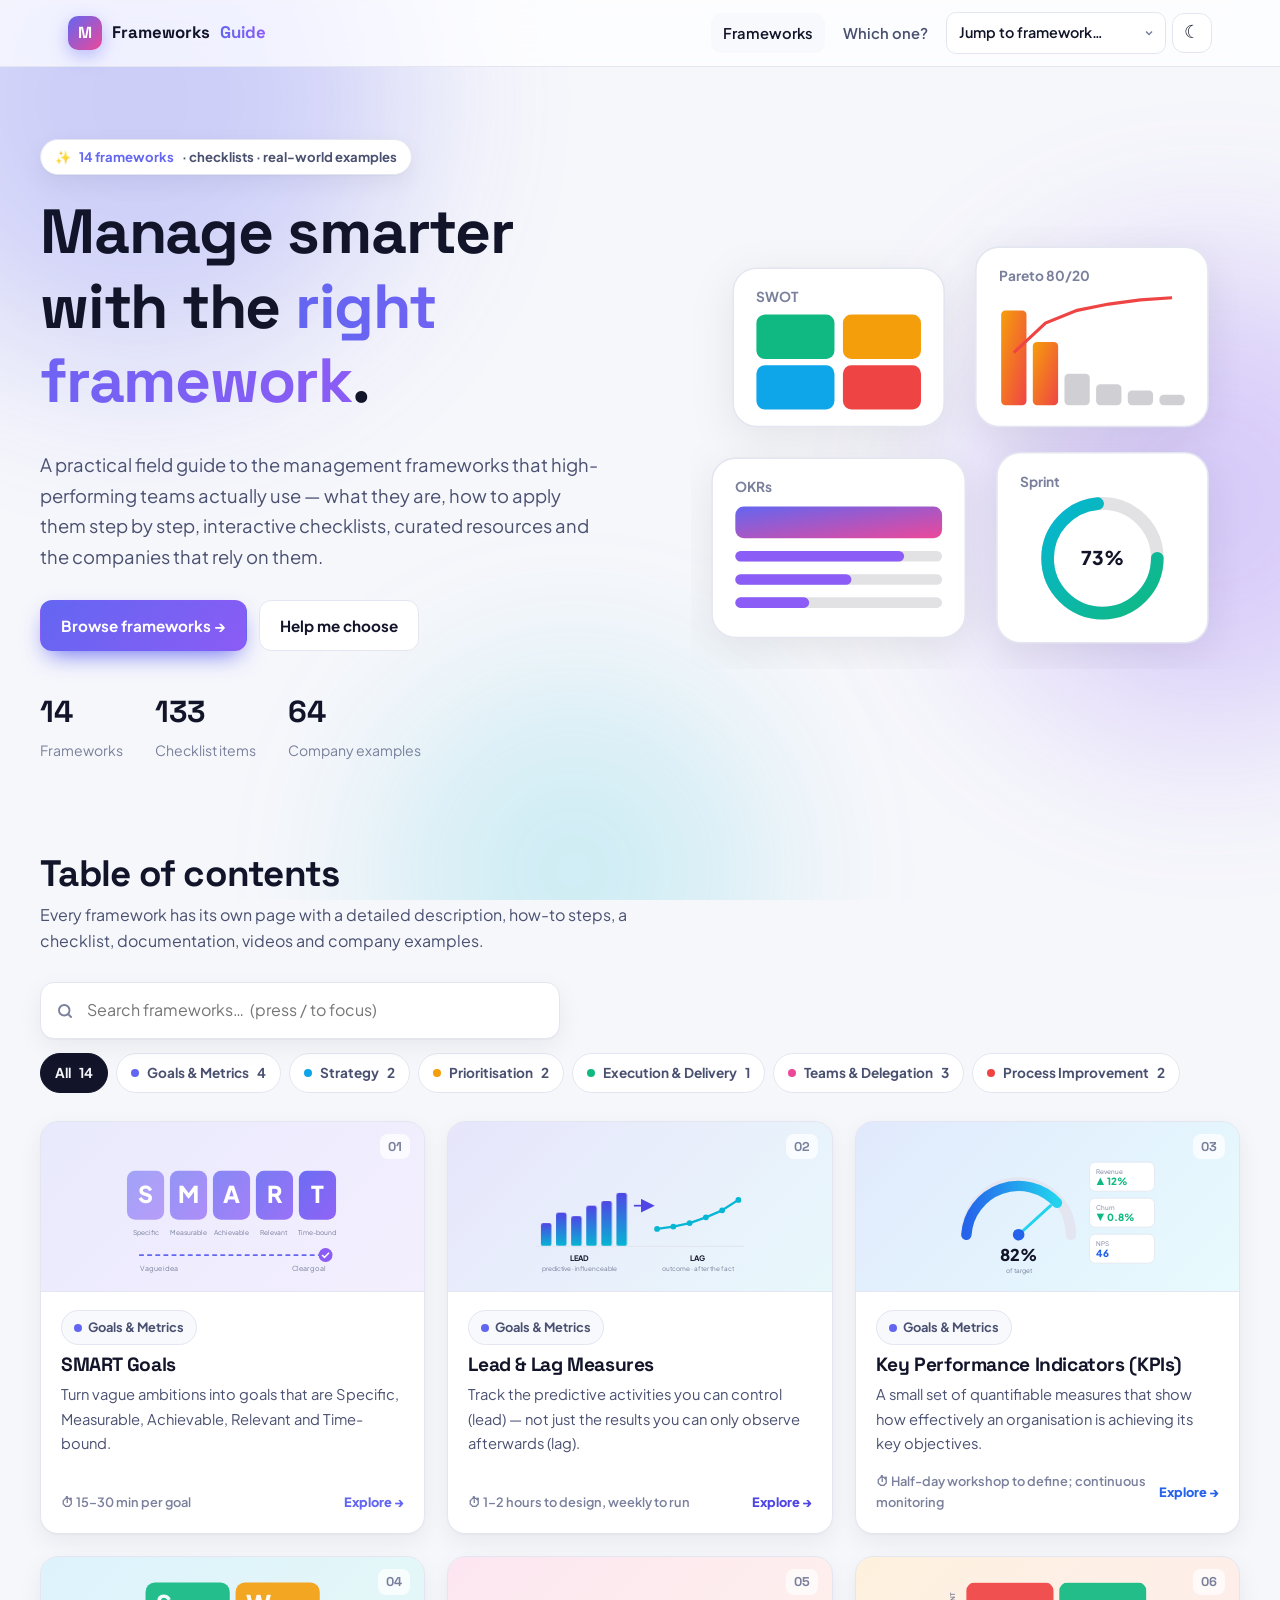
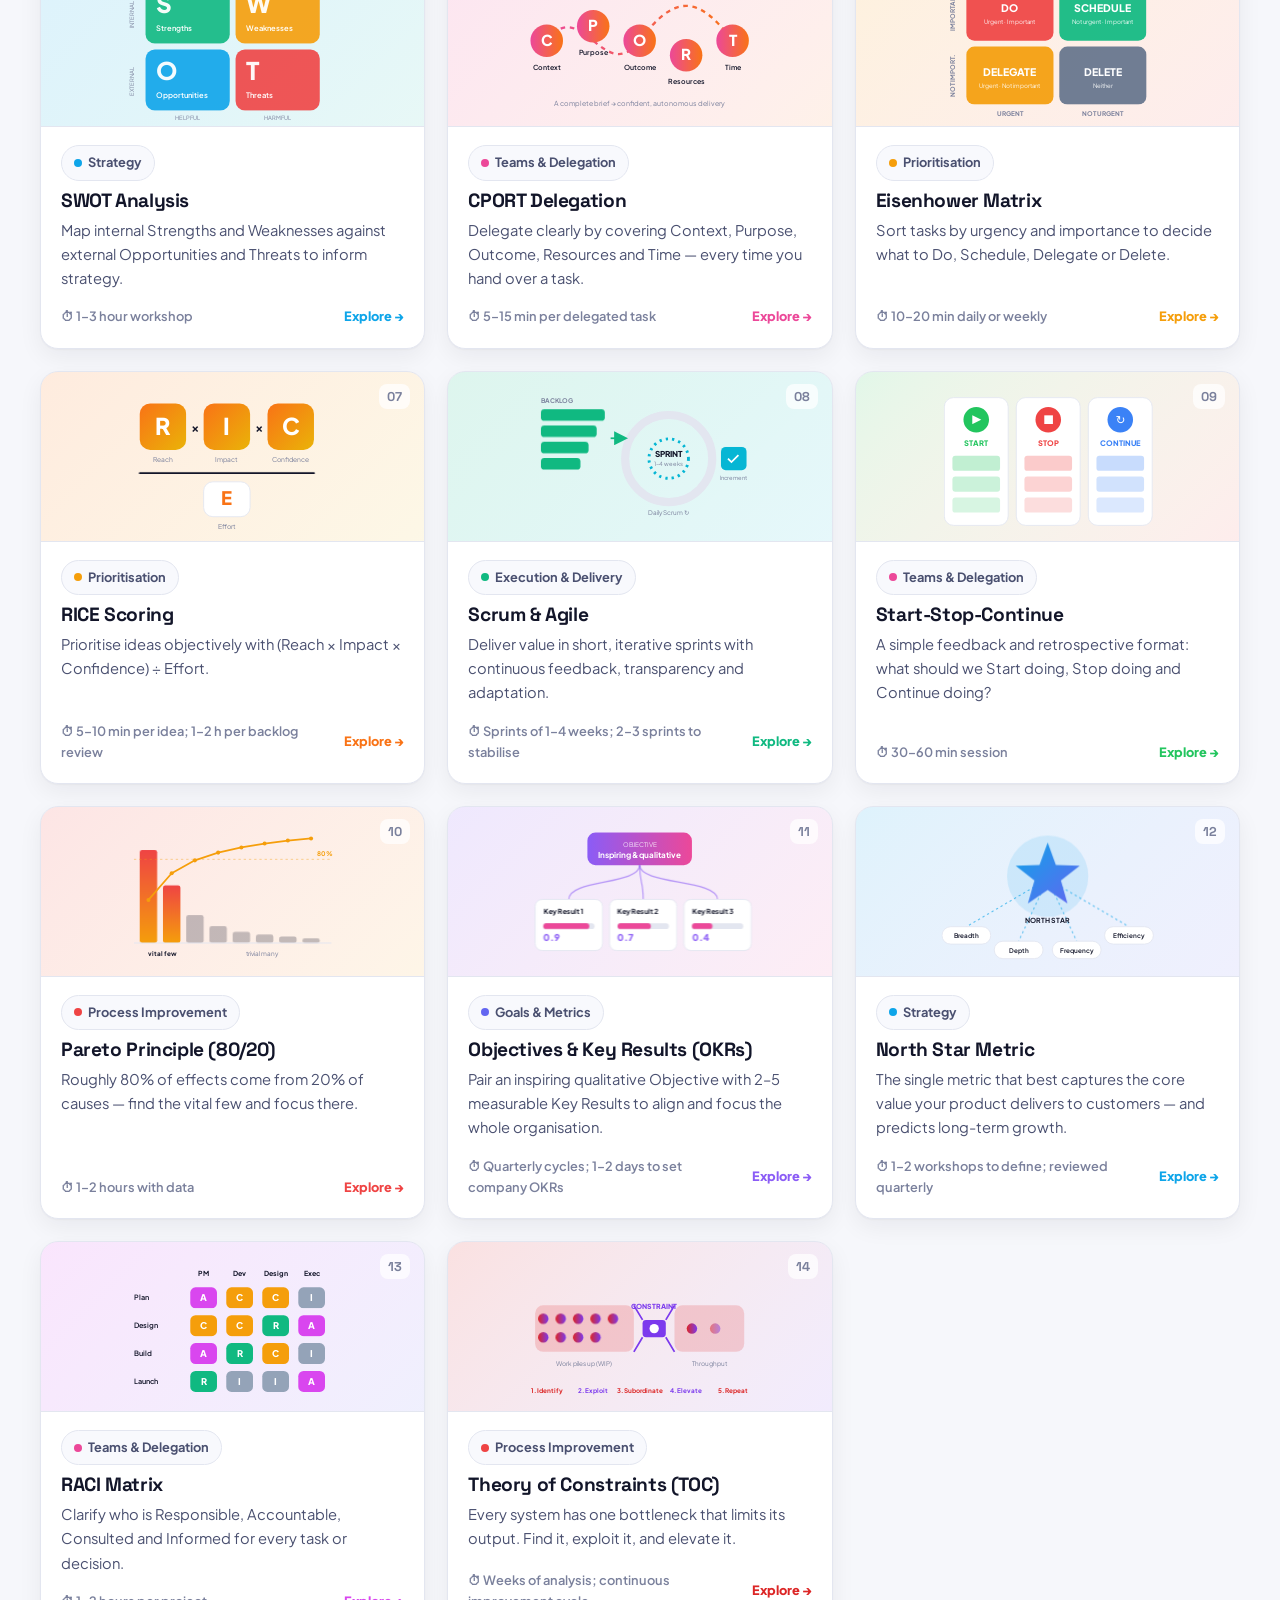
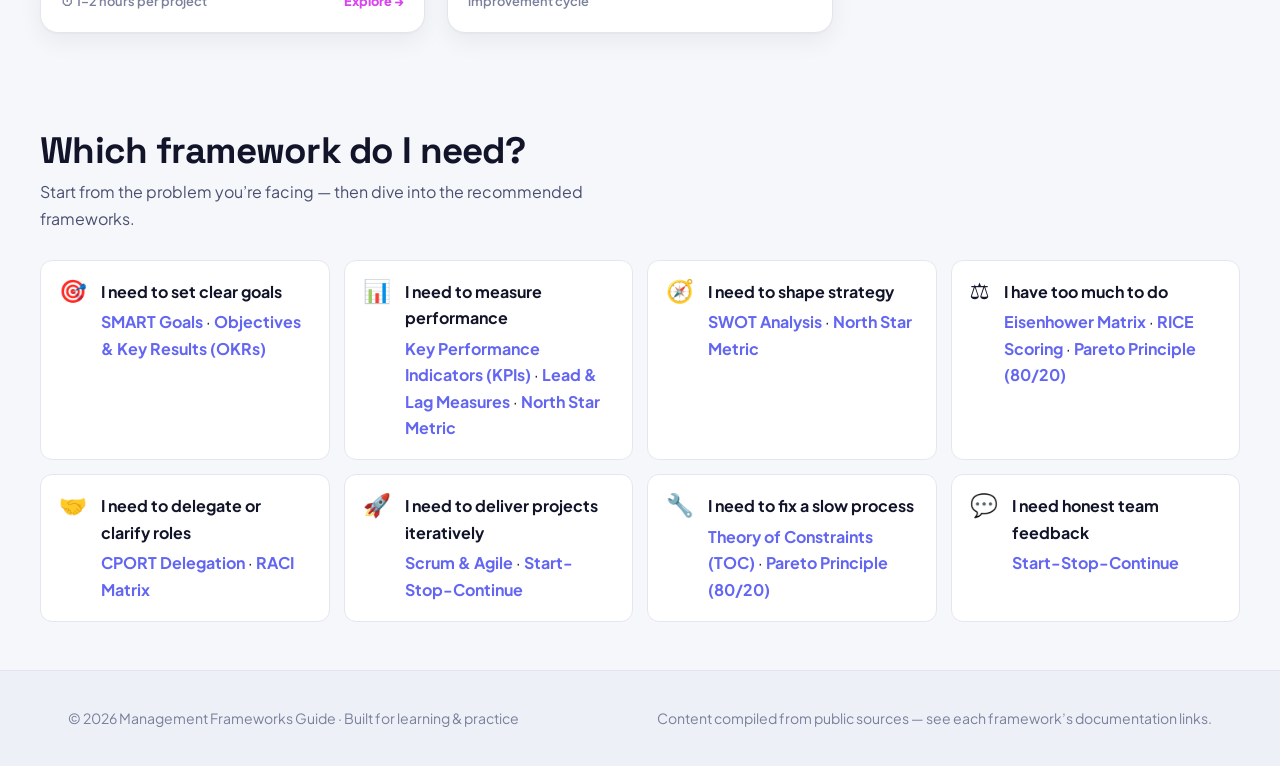
<file: index.html>
<!DOCTYPE html>
<html lang="en">
<head>
  <meta charset="UTF-8">
  <meta name="viewport" content="width=device-width, initial-scale=1">
  <title>Management Frameworks Guide</title>
  <meta name="description" content="A practical, modern guide to 14 essential management frameworks — SMART goals, OKRs, KPIs, SWOT, Scrum, RACI, Theory of Constraints and more — with step-by-step guidance, checklists and resources.">
  <link rel="icon" href="data:image/svg+xml,%3Csvg xmlns='http://www.w3.org/2000/svg' viewBox='0 0 32 32'%3E%3Cdefs%3E%3ClinearGradient id='g' x1='0' y1='0' x2='1' y2='1'%3E%3Cstop offset='0' stop-color='%236366f1'/%3E%3Cstop offset='1' stop-color='%23ec4899'/%3E%3C/linearGradient%3E%3C/defs%3E%3Crect width='32' height='32' rx='8' fill='url(%23g)'/%3E%3Cpath d='M8 22V10l8 7 8-7v12' stroke='white' stroke-width='3' fill='none' stroke-linejoin='round'/%3E%3C/svg%3E">
  <link rel="preconnect" href="https://fonts.googleapis.com">
  <link rel="preconnect" href="https://fonts.gstatic.com" crossorigin>
  <link href="https://fonts.googleapis.com/css2?family=Plus+Jakarta+Sans:wght@400;500;600;700;800&family=Space+Grotesk:wght@500;600;700&display=swap" rel="stylesheet">
  <link rel="stylesheet" href="css/styles.css">
  <script>try{var t=localStorage.getItem("mfg-theme");if(t)document.documentElement.dataset.theme=t}catch(e){}</script>
</head>
<body data-page="home" data-root="">
  <div class="scroll-progress"></div>
  <div class="bg-blobs"><span></span><span></span><span></span></div>

  <nav class="nav">
    <div class="container">
      <a class="brand" href="index.html"><span class="brand-logo">M</span>Frameworks<span class="grad-text">Guide</span></a>
      <button class="icon-btn menu-btn" id="menuBtn" aria-label="Menu" aria-expanded="false">☰</button>
      <div class="nav-links" id="navLinks">
        <a href="#frameworks" class="active">Frameworks</a>
        <a href="#picker-section">Which one?</a>
        <select class="jump" id="jump" aria-label="Jump to framework"></select>
        <button class="icon-btn" id="themeToggle" aria-label="Toggle theme">☾</button>
      </div>
    </div>
  </nav>

  <main id="main">
    <section class="hero container">
      <div class="hero-grid">
        <div class="reveal">
          <span class="eyebrow">✨ <b>14 frameworks</b> · checklists · real-world examples</span>
          <h1>Manage smarter with the <span class="grad-text">right framework</span>.</h1>
          <p class="lead">A practical field guide to the management frameworks that high-performing teams actually use — what they are, how to apply them step by step, interactive checklists, curated resources and the companies that rely on them.</p>
          <div class="hero-cta">
            <a class="btn btn-primary" href="#frameworks">Browse frameworks →</a>
            <a class="btn btn-ghost" href="#picker-section">Help me choose</a>
          </div>
          <div class="stats">
            <div class="stat"><b id="statCount">14</b><span>Frameworks</span></div>
            <div class="stat"><b id="statChecks">0</b><span>Checklist items</span></div>
            <div class="stat"><b id="statCompanies">0</b><span>Company examples</span></div>
          </div>
        </div>
        <div class="hero-art reveal" id="heroArt"></div>
      </div>
    </section>

    <section class="section container" id="frameworks">
      <div class="section-head">
        <div>
          <h2>Table of contents</h2>
          <p>Every framework has its own page with a detailed description, how-to steps, a checklist, documentation, videos and company examples.</p>
        </div>
      </div>
      <div class="toolbar">
        <div class="search">
          <svg width="18" height="18" viewBox="0 0 24 24" fill="none" stroke="currentColor" stroke-width="2.5" stroke-linecap="round"><circle cx="11" cy="11" r="7"/><path d="M20 20l-3.5-3.5"/></svg>
          <input id="search" type="search" placeholder="Search frameworks…  (press / to focus)" aria-label="Search frameworks">
        </div>
        <div class="filters" id="filters"></div>
      </div>
      <div class="grid" id="grid"></div>
      <p class="empty" id="empty">No frameworks match your search.</p>
    </section>

    <section class="section container" id="picker-section">
      <div class="section-head">
        <div>
          <h2>Which framework do I need?</h2>
          <p>Start from the problem you’re facing — then dive into the recommended frameworks.</p>
        </div>
      </div>
      <div class="picker" id="picker"></div>
    </section>
  </main>

  <footer class="footer">
    <div class="container">
      <span>© <span id="year"></span> Management Frameworks Guide · Built for learning & practice</span>
      <span>Content compiled from public sources — see each framework’s documentation links.</span>
    </div>
  </footer>
  <button class="icon-btn to-top" aria-label="Back to top">↑</button>

  <script src="js/data.js"></script>
  <script src="js/graphics.js"></script>
  <script src="js/app.js"></script>
</body>
</html>
</file>
<file: css/styles.css>
/* ==========================================================================
   Management Frameworks Guide — styles
   ========================================================================== */

:root {
  --bg: #f6f7fb;
  --bg-2: #eef0f7;
  --surface: #ffffff;
  --surface-2: #f8f9fd;
  --border: #e3e6f0;
  --text: #121529;
  --text-2: #4a5070;
  --muted: #7a809c;
  --primary: #6366f1;
  --primary-2: #ec4899;
  --shadow: 0 1px 2px rgba(18, 21, 41, .04), 0 8px 24px rgba(18, 21, 41, .06);
  --shadow-lg: 0 20px 50px rgba(18, 21, 41, .12);
  --glass: rgba(255, 255, 255, .72);
  --radius: 18px;
  --radius-sm: 12px;
  --maxw: 1200px;
  --c1: #6366f1;
  --c2: #8b5cf6;
  color-scheme: light;
}

@media (prefers-color-scheme: dark) {
  :root:not([data-theme="light"]) {
    --bg: #0b0d1a; --bg-2: #0f1224; --surface: #151933; --surface-2: #1a1f3d; --border: #262c52;
    --text: #eef0ff; --text-2: #b7bce0; --muted: #858bb3;
    --shadow: 0 1px 2px rgba(0, 0, 0, .3), 0 8px 24px rgba(0, 0, 0, .25);
    --shadow-lg: 0 24px 60px rgba(0, 0, 0, .45);
    --glass: rgba(15, 18, 36, .72);
    color-scheme: dark;
  }
}
:root[data-theme="dark"] {
  --bg: #0b0d1a; --bg-2: #0f1224; --surface: #151933; --surface-2: #1a1f3d; --border: #262c52;
  --text: #eef0ff; --text-2: #b7bce0; --muted: #858bb3;
  --shadow: 0 1px 2px rgba(0, 0, 0, .3), 0 8px 24px rgba(0, 0, 0, .25);
  --shadow-lg: 0 24px 60px rgba(0, 0, 0, .45);
  --glass: rgba(15, 18, 36, .72);
  color-scheme: dark;
}

*, *::before, *::after { box-sizing: border-box; }
html { scroll-behavior: smooth; -webkit-text-size-adjust: 100%; }
body {
  margin: 0;
  font-family: "Plus Jakarta Sans", system-ui, -apple-system, "Segoe UI", Roboto, sans-serif;
  background: var(--bg);
  color: var(--text);
  line-height: 1.65;
  font-size: 16px;
  overflow-x: hidden;
  transition: background .3s, color .3s;
}
img, svg { max-width: 100%; }
a { color: var(--c1); text-decoration: none; }
a:hover { text-decoration: underline; }
h1, h2, h3, h4 { font-family: "Space Grotesk", "Plus Jakarta Sans", sans-serif; line-height: 1.2; margin: 0 0 .5em; letter-spacing: -.02em; }
p { margin: 0 0 1em; }
.container { width: 100%; max-width: var(--maxw); margin: 0 auto; padding: 0 16px; }
@media (min-width: 700px) { .container { padding: 0 28px; } }
.sr-only { position: absolute; width: 1px; height: 1px; overflow: hidden; clip: rect(0 0 0 0); }
.grad-text { background: linear-gradient(90deg, var(--c1), var(--c2)); -webkit-background-clip: text; background-clip: text; color: transparent; }

/* ---------- Background decoration ---------- */
.bg-blobs { position: fixed; inset: 0; z-index: -1; overflow: hidden; pointer-events: none; }
.bg-blobs span { position: absolute; border-radius: 50%; filter: blur(90px); opacity: .28; animation: drift 22s ease-in-out infinite alternate; }
.bg-blobs span:nth-child(1) { width: 520px; height: 520px; background: var(--c1); top: -160px; left: -120px; }
.bg-blobs span:nth-child(2) { width: 460px; height: 460px; background: var(--c2); top: 30%; right: -160px; animation-delay: -6s; }
.bg-blobs span:nth-child(3) { width: 380px; height: 380px; background: #06b6d4; bottom: -160px; left: 30%; opacity: .16; animation-delay: -12s; }
@keyframes drift { to { transform: translate(60px, 40px) scale(1.12); } }

/* ---------- Progress bar ---------- */
.scroll-progress { position: fixed; top: 0; left: 0; height: 3px; width: 0; z-index: 200; background: linear-gradient(90deg, var(--c1), var(--c2)); }

/* ---------- Navigation ---------- */
.nav { position: sticky; top: 0; z-index: 100; background: var(--glass); backdrop-filter: saturate(180%) blur(16px); -webkit-backdrop-filter: saturate(180%) blur(16px); border-bottom: 1px solid var(--border); }
.nav .container { display: flex; align-items: center; gap: 16px; height: 66px; }
.brand { display: flex; align-items: center; gap: 10px; font-weight: 800; color: var(--text); font-family: "Space Grotesk", sans-serif; font-size: 1.05rem; white-space: nowrap; }
.brand:hover { text-decoration: none; }
.brand-logo { width: 34px; height: 34px; border-radius: 10px; display: grid; place-items: center; background: linear-gradient(135deg, #6366f1, #ec4899); color: #fff; font-size: 1rem; box-shadow: 0 6px 18px rgba(99, 102, 241, .4); }
.nav-links { display: flex; gap: 6px; margin-left: auto; align-items: center; }
.nav-links a { color: var(--text-2); padding: 8px 12px; border-radius: 10px; font-weight: 600; font-size: .92rem; }
.nav-links a:hover, .nav-links a.active { background: var(--surface-2); color: var(--text); text-decoration: none; }
.jump { appearance: none; background: var(--surface); color: var(--text); border: 1px solid var(--border); border-radius: 10px; padding: 8px 32px 8px 12px; font: inherit; font-size: .9rem; font-weight: 600; cursor: pointer; max-width: 220px;
  background-image: url("data:image/svg+xml,%3Csvg xmlns='http://www.w3.org/2000/svg' width='12' height='12' viewBox='0 0 24 24' fill='none' stroke='%237a809c' stroke-width='3'%3E%3Cpath d='M6 9l6 6 6-6'/%3E%3C/svg%3E"); background-repeat: no-repeat; background-position: right 10px center; }
.icon-btn { width: 40px; height: 40px; border-radius: 12px; border: 1px solid var(--border); background: var(--surface); color: var(--text); display: grid; place-items: center; cursor: pointer; font-size: 1.1rem; transition: transform .2s, background .2s; flex-shrink: 0; }
.icon-btn:hover { transform: translateY(-2px); background: var(--surface-2); }
.menu-btn { display: none; }
@media (max-width: 820px) {
  .menu-btn { display: grid; margin-left: auto; }
  .nav-links { position: absolute; top: 66px; left: 0; right: 0; flex-direction: column; align-items: stretch; background: var(--surface); border-bottom: 1px solid var(--border); padding: 12px 16px 18px; display: none; box-shadow: var(--shadow-lg); }
  .nav-links.open { display: flex; }
  .jump { max-width: none; width: 100%; }
}

/* ---------- Buttons & chips ---------- */
.btn { display: inline-flex; align-items: center; gap: 8px; padding: 12px 20px; border-radius: 12px; font-weight: 700; font-size: .95rem; border: 1px solid transparent; cursor: pointer; transition: transform .2s, box-shadow .2s, background .2s; font-family: inherit; }
.btn:hover { transform: translateY(-2px); text-decoration: none; }
.btn-primary { background: linear-gradient(135deg, var(--c1), var(--c2)); color: #fff; box-shadow: 0 10px 24px -8px var(--c1); }
.btn-ghost { background: var(--surface); color: var(--text); border-color: var(--border); }
.btn-sm { padding: 8px 14px; font-size: .85rem; }
.chip { display: inline-flex; align-items: center; gap: 6px; padding: 6px 12px; border-radius: 999px; font-size: .8rem; font-weight: 700; background: var(--surface-2); color: var(--text-2); border: 1px solid var(--border); white-space: nowrap; }
.chip .dot { width: 8px; height: 8px; border-radius: 50%; }

/* ---------- Home hero ---------- */
.hero { padding: 72px 0 40px; }
.hero-grid { display: grid; grid-template-columns: 1.1fr 1fr; gap: 48px; align-items: center; }
.eyebrow { display: inline-flex; gap: 8px; align-items: center; padding: 6px 14px; border-radius: 999px; background: var(--surface); border: 1px solid var(--border); font-size: .82rem; font-weight: 700; color: var(--text-2); margin-bottom: 20px; box-shadow: var(--shadow); }
.eyebrow b { color: var(--c1); }
.hero h1 { font-size: clamp(2.2rem, 5vw, 3.9rem); font-weight: 700; }
.hero p.lead { font-size: 1.15rem; color: var(--text-2); max-width: 560px; }
.hero-cta { display: flex; gap: 12px; flex-wrap: wrap; margin-top: 28px; }
.stats { display: flex; gap: 32px; margin-top: 36px; flex-wrap: wrap; }
.stat b { display: block; font-family: "Space Grotesk", sans-serif; font-size: 1.9rem; }
.stat span { color: var(--muted); font-size: .88rem; }
.hero-svg { width: 100%; height: auto; color: var(--text); }
@media (max-width: 900px) { .hero-grid { grid-template-columns: 1fr; } .hero { padding-top: 40px; } .hero-art { max-width: 480px; margin: 0 auto; } }

/* ---------- Section headings ---------- */
.section { padding: 48px 0; }
.section-head { display: flex; justify-content: space-between; align-items: end; gap: 24px; flex-wrap: wrap; margin-bottom: 28px; }
.section-head h2 { font-size: clamp(1.6rem, 3vw, 2.3rem); margin: 0; }
.section-head p { color: var(--text-2); margin: 6px 0 0; max-width: 620px; }

/* ---------- Toolbar (search + filters) ---------- */
.toolbar { display: flex; flex-direction: column; gap: 14px; margin-bottom: 28px; }
.search { position: relative; max-width: 520px; }
.search input { width: 100%; padding: 14px 16px 14px 46px; border-radius: 14px; border: 1px solid var(--border); background: var(--surface); color: var(--text); font: inherit; box-shadow: var(--shadow); transition: border-color .2s, box-shadow .2s; }
.search input:focus { outline: none; border-color: var(--c1); box-shadow: 0 0 0 4px color-mix(in srgb, var(--c1) 18%, transparent); }
.search svg { position: absolute; left: 16px; top: 50%; transform: translateY(-50%); color: var(--muted); }
.filters { display: flex; gap: 8px; flex-wrap: wrap; }
.filter { padding: 8px 14px; border-radius: 999px; border: 1px solid var(--border); background: var(--surface); color: var(--text-2); font: inherit; font-size: .85rem; font-weight: 700; cursor: pointer; display: inline-flex; align-items: center; gap: 8px; transition: all .2s; }
.filter:hover { border-color: var(--c1); }
.filter.active { background: var(--text); color: var(--bg); border-color: var(--text); }
.filter .dot { width: 8px; height: 8px; border-radius: 50%; }

/* ---------- Framework cards ---------- */
.grid { display: grid; grid-template-columns: repeat(auto-fill, minmax(290px, 1fr)); gap: 22px; }
.card { position: relative; display: flex; flex-direction: column; background: var(--surface); border: 1px solid var(--border); border-radius: var(--radius); overflow: hidden; color: var(--text); box-shadow: var(--shadow); transition: transform .3s cubic-bezier(.2, .8, .2, 1), box-shadow .3s, border-color .3s; }
.card:hover { transform: translateY(-6px); box-shadow: var(--shadow-lg); border-color: color-mix(in srgb, var(--fc1) 45%, var(--border)); text-decoration: none; }
.card-art { height: 170px; padding: 14px 18px 4px; background: linear-gradient(135deg, color-mix(in srgb, var(--fc1) 14%, transparent), color-mix(in srgb, var(--fc2) 10%, transparent)); display: grid; place-items: center; border-bottom: 1px solid var(--border); }
.card-art svg { height: 100%; width: 100%; }
.card-body { padding: 18px 20px 20px; display: flex; flex-direction: column; flex: 1; }
.card-num { position: absolute; top: 12px; right: 14px; font-family: "Space Grotesk", sans-serif; font-weight: 700; font-size: .8rem; color: var(--muted); background: var(--glass); padding: 2px 8px; border-radius: 8px; }
.card h3 { font-size: 1.2rem; margin: 8px 0 6px; }
.card p { color: var(--text-2); font-size: .92rem; margin: 0 0 16px; flex: 1; }
.card-foot { display: flex; justify-content: space-between; align-items: center; font-size: .8rem; color: var(--muted); font-weight: 600; }
.card-foot { gap: 12px; }
.card-foot .go { color: var(--fc1); font-weight: 800; transition: transform .2s; white-space: nowrap; }
.card:hover .go { transform: translateX(4px); }
.empty { text-align: center; color: var(--muted); padding: 40px; display: none; }

/* ---------- Picker table ---------- */
.picker { display: grid; grid-template-columns: repeat(auto-fill, minmax(260px, 1fr)); gap: 14px; }
.pick { display: flex; gap: 14px; align-items: flex-start; padding: 18px; background: var(--surface); border: 1px solid var(--border); border-radius: var(--radius-sm); }
.pick .q { font-weight: 700; margin-bottom: 4px; }
.pick .a a { font-weight: 700; }
.pick .ic { font-size: 1.4rem; line-height: 1; }

/* ---------- Framework page hero ---------- */
.fw-hero { padding: 36px 0 28px; }
.crumbs { font-size: .85rem; color: var(--muted); margin-bottom: 18px; display: flex; gap: 8px; flex-wrap: wrap; }
.crumbs a { color: var(--muted); }
.fw-hero-grid { display: grid; grid-template-columns: 1.2fr 1fr; gap: 40px; align-items: center; }
.fw-hero h1 { font-size: clamp(2rem, 4.5vw, 3.3rem); font-weight: 700; }
.fw-hero .tagline { font-size: 1.15rem; color: var(--text-2); }
.meta { display: grid; grid-template-columns: repeat(2, minmax(0, 1fr)); gap: 12px; margin-top: 24px; }
.meta div { background: var(--surface); border: 1px solid var(--border); border-radius: var(--radius-sm); padding: 12px 14px; }
.meta small { display: block; color: var(--muted); font-size: .72rem; font-weight: 700; text-transform: uppercase; letter-spacing: .06em; }
.meta span { font-weight: 600; font-size: .92rem; }
.fw-art { background: var(--surface); border: 1px solid var(--border); border-radius: 24px; padding: 20px; box-shadow: var(--shadow-lg); position: relative; overflow: hidden; }
.fw-art::before { content: ""; position: absolute; inset: 0; background: radial-gradient(circle at 20% 0%, color-mix(in srgb, var(--c1) 18%, transparent), transparent 60%), radial-gradient(circle at 100% 100%, color-mix(in srgb, var(--c2) 16%, transparent), transparent 60%); }
.fw-art svg { position: relative; width: 100%; height: auto; display: block; }
@media (max-width: 900px) { .fw-hero-grid { grid-template-columns: 1fr; } }
@media (max-width: 480px) { .meta { grid-template-columns: 1fr; } }

/* ---------- Framework layout with TOC ---------- */
.fw-layout { display: grid; grid-template-columns: 230px minmax(0, 1fr); gap: 40px; padding-bottom: 60px; }
.toc { position: sticky; top: 90px; align-self: start; }
.toc h4 { font-size: .75rem; text-transform: uppercase; letter-spacing: .08em; color: var(--muted); margin-bottom: 12px; }
.toc a { display: flex; align-items: center; gap: 10px; padding: 8px 12px; border-radius: 10px; color: var(--text-2); font-size: .9rem; font-weight: 600; border-left: 3px solid transparent; }
.toc a:hover { background: var(--surface); text-decoration: none; }
.toc a.active { color: var(--c1); background: var(--surface); border-left-color: var(--c1); }
@media (max-width: 980px) {
  .fw-layout { grid-template-columns: minmax(0, 1fr); gap: 0; }
  .toc { position: sticky; top: 66px; z-index: 50; background: var(--glass); backdrop-filter: blur(14px); -webkit-backdrop-filter: blur(14px); margin: 0 -16px 12px; padding: 8px 16px; border-bottom: 1px solid var(--border); }
  .toc h4 { display: none; }
  .toc nav { display: flex; gap: 4px; overflow-x: auto; scrollbar-width: none; }
  .toc nav::-webkit-scrollbar { display: none; }
  .toc a { white-space: nowrap; border-left: 0; border-bottom: 2px solid transparent; border-radius: 8px; padding: 6px 10px; font-size: .84rem; }
  .toc a.active { border-bottom-color: var(--c1); }
}

.block { background: var(--surface); border: 1px solid var(--border); border-radius: var(--radius); padding: 28px; margin-bottom: 24px; box-shadow: var(--shadow); scroll-margin-top: 130px; }
@media (max-width: 600px) { .block { padding: 20px; } }
.block-title { display: flex; align-items: center; gap: 12px; margin-bottom: 18px; }
.block-title h2 { font-size: 1.5rem; margin: 0; }
.block-icon { width: 40px; height: 40px; border-radius: 12px; display: grid; place-items: center; background: linear-gradient(135deg, var(--c1), var(--c2)); color: #fff; font-size: 1.1rem; flex-shrink: 0; }
.block p { color: var(--text-2); }
.best-for { padding: 14px 16px; border-radius: var(--radius-sm); background: color-mix(in srgb, var(--c1) 8%, var(--surface)); border: 1px dashed color-mix(in srgb, var(--c1) 40%, transparent); font-size: .94rem; color: var(--text-2); }
.best-for b { color: var(--text); }

.ideas { display: grid; grid-template-columns: repeat(auto-fill, minmax(210px, 1fr)); gap: 14px; }
.idea { padding: 18px; border-radius: var(--radius-sm); background: var(--surface-2); border: 1px solid var(--border); position: relative; overflow: hidden; transition: transform .2s; }
.idea:hover { transform: translateY(-3px); }
.idea::before { content: ""; position: absolute; left: 0; top: 0; bottom: 0; width: 4px; background: linear-gradient(var(--c1), var(--c2)); }
.idea h4 { font-size: 1rem; margin-bottom: 6px; }
.idea p { font-size: .9rem; margin: 0; }

/* Steps timeline */
.steps { list-style: none; margin: 0; padding: 0; counter-reset: step; }
.steps li { position: relative; padding: 0 0 26px 62px; counter-increment: step; }
.steps li::before { content: counter(step); position: absolute; left: 0; top: 0; width: 42px; height: 42px; border-radius: 12px; display: grid; place-items: center; font-weight: 800; color: #fff; background: linear-gradient(135deg, var(--c1), var(--c2)); box-shadow: 0 6px 16px -6px var(--c1); font-family: "Space Grotesk", sans-serif; }
.steps li::after { content: ""; position: absolute; left: 20px; top: 48px; bottom: 6px; width: 2px; background: linear-gradient(var(--c1), transparent); opacity: .35; }
.steps li:last-child { padding-bottom: 0; }
.steps li:last-child::after { display: none; }
.steps h4 { font-size: 1.05rem; margin: 8px 0 4px; }
.steps p { margin: 0; font-size: .95rem; }
.example { margin-top: 24px; padding: 20px; border-radius: var(--radius-sm); background: linear-gradient(135deg, color-mix(in srgb, var(--c1) 10%, var(--surface)), color-mix(in srgb, var(--c2) 8%, var(--surface))); border: 1px solid color-mix(in srgb, var(--c1) 25%, var(--border)); }
.example h4 { margin-bottom: 8px; }
.example div { color: var(--text-2); font-size: .95rem; }
.example strong { color: var(--text); }

/* Checklist */
.check-head { display: flex; justify-content: space-between; align-items: center; gap: 12px; flex-wrap: wrap; margin-bottom: 16px; }
.progress { flex: 1; min-width: 200px; }
.progress-bar { height: 10px; border-radius: 99px; background: var(--surface-2); border: 1px solid var(--border); overflow: hidden; }
.progress-bar span { display: block; height: 100%; width: 0; background: linear-gradient(90deg, var(--c1), var(--c2)); transition: width .4s cubic-bezier(.2, .8, .2, 1); }
.progress-label { font-size: .85rem; color: var(--muted); font-weight: 700; margin-top: 6px; }
.check-actions { display: flex; gap: 8px; }
.checklist { list-style: none; margin: 0; padding: 0; display: grid; gap: 8px; }
.checklist label { display: flex; align-items: flex-start; gap: 14px; padding: 14px 16px; border-radius: var(--radius-sm); background: var(--surface-2); border: 1px solid var(--border); cursor: pointer; transition: all .2s; }
.checklist label:hover { border-color: color-mix(in srgb, var(--c1) 50%, var(--border)); }
.checklist input { appearance: none; width: 22px; height: 22px; border-radius: 7px; border: 2px solid var(--muted); flex-shrink: 0; margin: 1px 0 0; cursor: pointer; display: grid; place-items: center; transition: all .2s; }
.checklist input:checked { background: linear-gradient(135deg, var(--c1), var(--c2)); border-color: transparent; }
.checklist input:checked::after { content: ""; width: 6px; height: 11px; border: solid #fff; border-width: 0 2.5px 2.5px 0; transform: rotate(45deg) translate(-1px, -1px); }
.checklist input:focus-visible { outline: 3px solid color-mix(in srgb, var(--c1) 40%, transparent); outline-offset: 2px; }
.checklist input:checked + span { color: var(--muted); text-decoration: line-through; }
.done-banner { display: none; margin-top: 14px; padding: 14px 16px; border-radius: var(--radius-sm); background: color-mix(in srgb, #10b981 14%, var(--surface)); color: var(--text); font-weight: 700; }
.done-banner.show { display: block; animation: pop .4s; }

/* Pitfalls */
.pitfalls { list-style: none; padding: 0; margin: 0; display: grid; gap: 10px; }
.pitfalls li { display: flex; gap: 12px; padding: 12px 14px; border-radius: var(--radius-sm); background: color-mix(in srgb, #ef4444 7%, var(--surface)); border: 1px solid color-mix(in srgb, #ef4444 20%, var(--border)); color: var(--text-2); font-size: .94rem; }
.pitfalls li::before { content: "⚠"; color: #ef4444; }

/* Resources */
.res-grid { display: grid; grid-template-columns: repeat(auto-fill, minmax(240px, 1fr)); gap: 14px; }
.res { display: flex; gap: 14px; align-items: flex-start; padding: 16px; border-radius: var(--radius-sm); background: var(--surface-2); border: 1px solid var(--border); color: var(--text); transition: all .2s; }
.res:hover { transform: translateY(-3px); border-color: var(--c1); text-decoration: none; box-shadow: var(--shadow); }
.res-ic { width: 42px; height: 42px; border-radius: 11px; display: grid; place-items: center; flex-shrink: 0; font-size: 1.15rem; background: color-mix(in srgb, var(--c1) 15%, transparent); color: var(--c1); }
.res b { display: block; font-size: .95rem; line-height: 1.35; margin-bottom: 4px; }
.res small { color: var(--muted); font-weight: 600; }
.video { flex-direction: column; padding: 0; overflow: hidden; }
.video-thumb { width: 100%; aspect-ratio: 16 / 8; display: grid; place-items: center; background: linear-gradient(135deg, var(--c1), var(--c2)); position: relative; }
.video-thumb::after { content: ""; position: absolute; inset: 0; background: repeating-linear-gradient(45deg, rgba(255,255,255,.06) 0 12px, transparent 12px 24px); }
.play { width: 58px; height: 58px; border-radius: 50%; background: rgba(255, 255, 255, .95); display: grid; place-items: center; box-shadow: 0 10px 30px rgba(0,0,0,.25); z-index: 1; transition: transform .25s; }
.play::before { content: ""; border-left: 18px solid var(--c1); border-top: 11px solid transparent; border-bottom: 11px solid transparent; margin-left: 5px; }
.video:hover .play { transform: scale(1.12); }
.video-body { padding: 14px 16px 16px; }
.note { font-size: .82rem; color: var(--muted); margin-top: 14px; }

/* Companies */
.companies { display: grid; grid-template-columns: repeat(auto-fill, minmax(250px, 1fr)); gap: 14px; }
.company { padding: 18px; border-radius: var(--radius-sm); background: var(--surface-2); border: 1px solid var(--border); display: flex; gap: 14px; align-items: flex-start; transition: transform .2s; }
.company:hover { transform: translateY(-3px); }
.logo { width: 48px; height: 48px; border-radius: 14px; display: grid; place-items: center; font-weight: 800; color: #fff; font-family: "Space Grotesk", sans-serif; flex-shrink: 0; font-size: 1rem; }
.company b { display: block; margin-bottom: 4px; }
.company p { margin: 0; font-size: .88rem; }

/* Related + pager */
.related { display: grid; grid-template-columns: repeat(auto-fill, minmax(200px, 1fr)); gap: 12px; }
.rel { padding: 16px; border-radius: var(--radius-sm); background: var(--surface-2); border: 1px solid var(--border); color: var(--text); font-weight: 700; display: flex; gap: 12px; align-items: center; transition: all .2s; }
.rel:hover { border-color: var(--c1); text-decoration: none; transform: translateY(-2px); }
.rel .logo { width: 38px; height: 38px; border-radius: 10px; font-size: .85rem; }
.pager { display: grid; grid-template-columns: 1fr 1fr; gap: 14px; margin-top: 8px; }
.pager a { padding: 18px 20px; border-radius: var(--radius); background: var(--surface); border: 1px solid var(--border); color: var(--text); box-shadow: var(--shadow); transition: all .2s; }
.pager a:hover { transform: translateY(-3px); text-decoration: none; border-color: var(--c1); }
.pager small { display: block; color: var(--muted); font-weight: 700; font-size: .75rem; text-transform: uppercase; letter-spacing: .06em; }
.pager b { font-size: 1.02rem; }
.pager .next { text-align: right; grid-column: 2; }
@media (max-width: 560px) { .pager { grid-template-columns: 1fr; } .pager .next { grid-column: auto; } }

/* ---------- Footer ---------- */
.footer { border-top: 1px solid var(--border); padding: 36px 0; color: var(--muted); font-size: .88rem; background: var(--bg-2); }
.footer .container { display: flex; justify-content: space-between; gap: 20px; flex-wrap: wrap; }

/* Back to top */
.to-top { position: fixed; right: 20px; bottom: 20px; z-index: 90; opacity: 0; pointer-events: none; transform: translateY(10px); transition: all .3s; box-shadow: var(--shadow-lg); }
.to-top.show { opacity: 1; pointer-events: auto; transform: none; }

/* ---------- SVG theming ---------- */
.svg-t { fill: var(--text); }
.svg-m { fill: var(--muted); }
.svg-t-stroke { stroke: var(--text); }
.svg-axis { stroke: var(--border); stroke-width: 2; }
.svg-track { stroke: var(--border); }
.svg-track-fill { fill: var(--border); }
.svg-card { fill: var(--surface); stroke: var(--border); stroke-width: 1.5; }
.svg-card-strong { fill: var(--surface); stroke: var(--border); stroke-width: 1.5; filter: drop-shadow(0 10px 20px rgba(0,0,0,.08)); }
.fw-svg { color: var(--text); }

/* ---------- Animations ---------- */
.reveal { opacity: 0; transform: translateY(24px); transition: opacity .7s ease, transform .7s cubic-bezier(.2, .8, .2, 1); }
.reveal.in { opacity: 1; transform: none; }
.pop { animation: pop .6s cubic-bezier(.2, .9, .3, 1.3) both; transform-box: fill-box; transform-origin: center; }
@keyframes pop { from { opacity: 0; transform: scale(.6); } to { opacity: 1; transform: scale(1); } }
.grow { animation: grow .8s cubic-bezier(.2, .8, .2, 1) both; transform-box: fill-box; transform-origin: bottom; }
@keyframes grow { from { transform: scaleY(0); } }
.grow-x { animation: growx 1s .4s cubic-bezier(.2, .8, .2, 1) both; transform-box: fill-box; transform-origin: left; }
@keyframes growx { from { transform: scaleX(0); } }
.draw { stroke-dasharray: 1000; stroke-dashoffset: 1000; animation: draw 2s .3s ease forwards; }
@keyframes draw { to { stroke-dashoffset: 0; } }
.dash { animation: dash 3s linear infinite; }
@keyframes dash { to { stroke-dashoffset: -64; } }
.spin { animation: spin 8s linear infinite; transform-box: fill-box; transform-origin: center; }
.spin-slow { animation: spin 18s linear infinite; transform-box: fill-box; transform-origin: center; }
@keyframes spin { to { transform: rotate(360deg); } }
.scrum-agile .spin-slow, .fw-svg .spin-slow { transform-origin: center; }
.pulse { animation: pulse 2.4s ease-in-out infinite; transform-box: fill-box; transform-origin: center; }
@keyframes pulse { 50% { transform: scale(1.08); opacity: .7; } }
.needle { transform-box: view-box; transform-origin: 150px 170px; animation: needle 2.5s ease-in-out infinite alternate; }
@keyframes needle { from { transform: rotate(-35deg); } to { transform: rotate(4deg); } }
.flow { animation: flow 2.2s linear infinite; }
@keyframes flow { 0% { transform: translateX(-20px); opacity: 0; } 30% { opacity: 1; } 100% { transform: translateX(20px); opacity: 0; } }
.float { animation: float 6s ease-in-out infinite; }
@keyframes float { 50% { transform: translateY(-10px); } }

@media (prefers-reduced-motion: reduce) {
  *, *::before, *::after { animation: none !important; transition: none !important; }
  .reveal { opacity: 1; transform: none; }
  .draw { stroke-dashoffset: 0; }
}

/* ---------- Print (checklists print nicely) ---------- */
@media print {
  .nav, .toc, .bg-blobs, .to-top, .footer, .pager, .check-actions, .scroll-progress { display: none !important; }
  .fw-layout { grid-template-columns: 1fr; }
  .block { box-shadow: none; break-inside: avoid; }
  body { background: #fff; }
}
</file>
